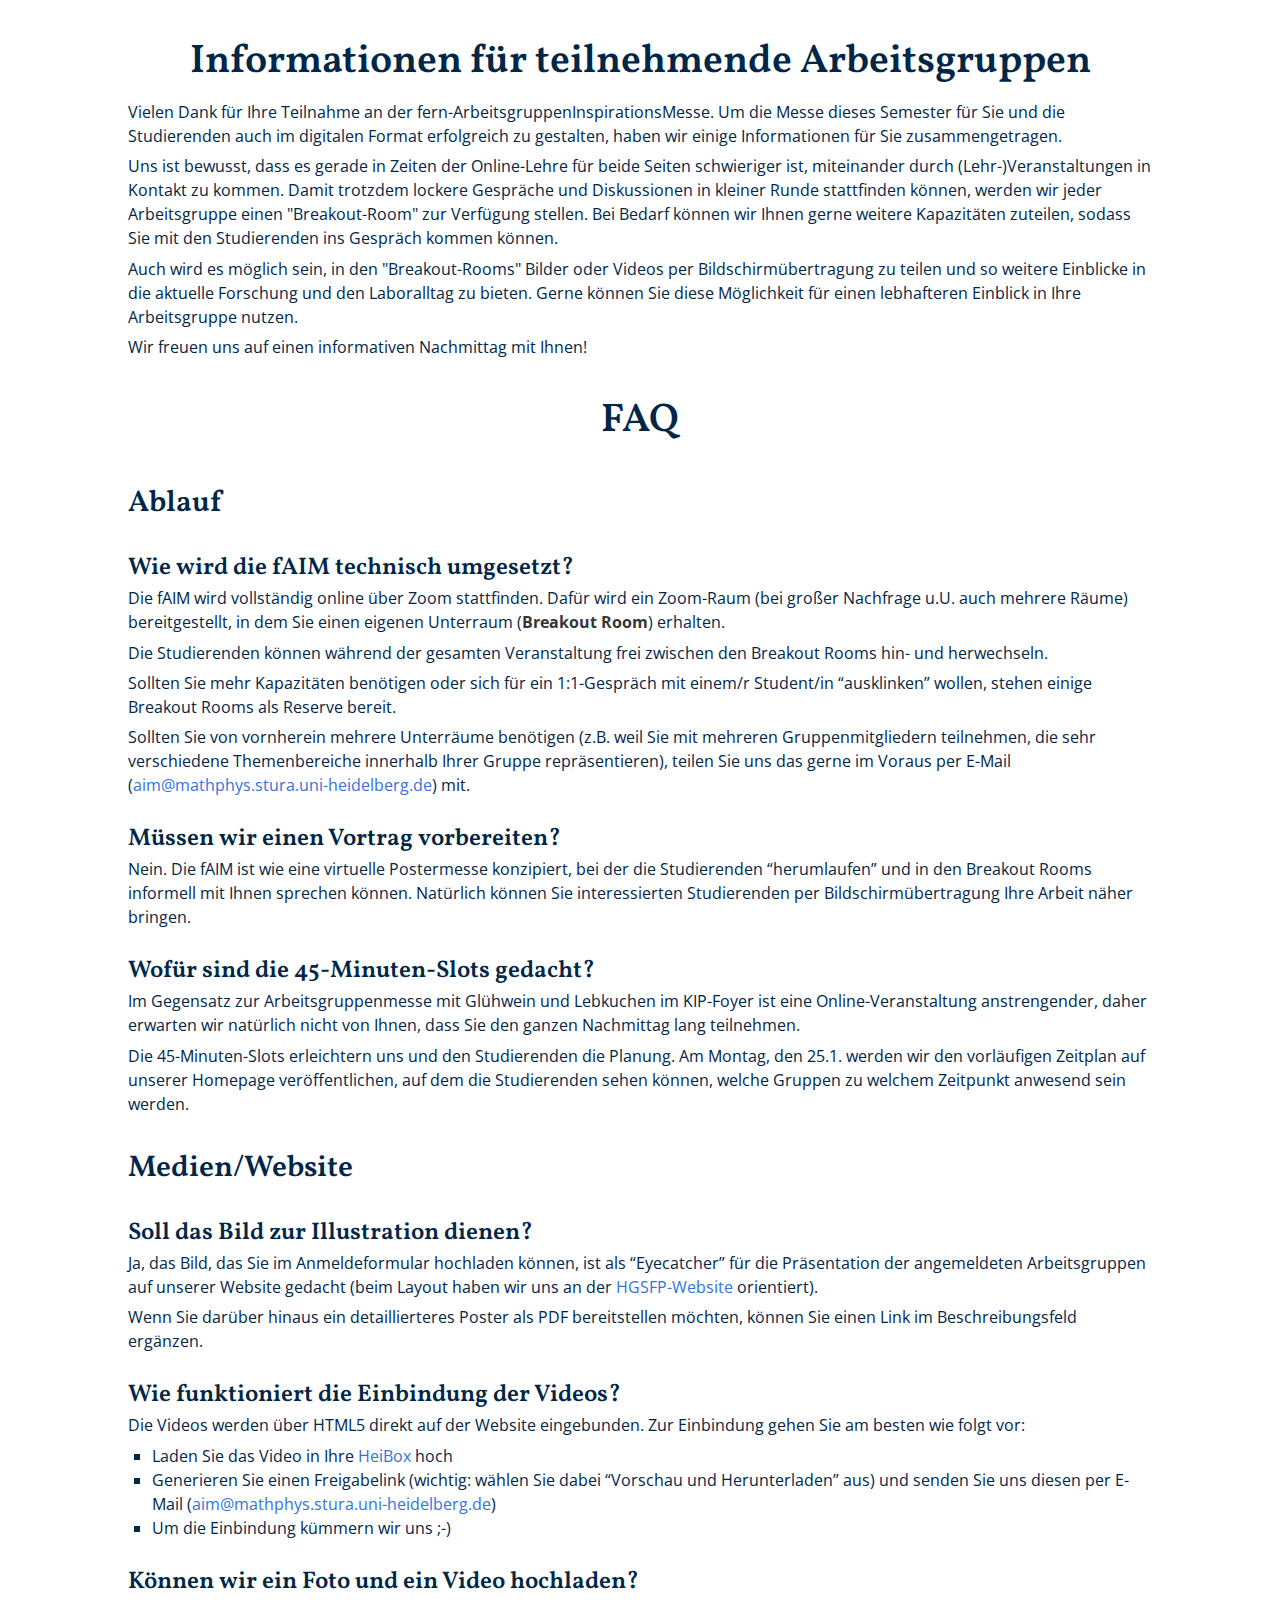
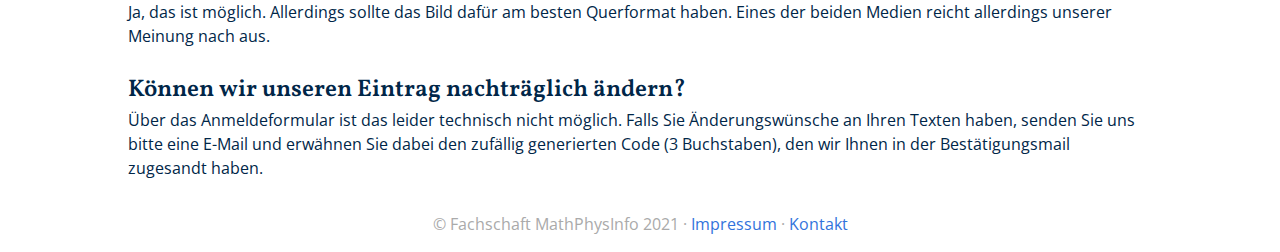
<file: arbeitsgruppen.html>
<!DOCTYPE html>
<html>
<head>
    <meta charset="UTF-8" />
    <meta name="viewport" content="width=device-width,initial-scale=1" />
    <title>AIM &middot; Fachschaft MathPhysInfo</title>
    <script src="jquery-3.5.1.min.js"></script>
    <link rel="icon" type="image/png" href="favicon.png" />
    <link rel="stylesheet" href="bulma-0.9.1.min.css">
    <link rel="stylesheet" href="styles.css">
    <style>
    #ag-faq {
        margin-bottom: 2em;
    }
    #ag-teaser {
        margin-bottom: 2em;
    }
    h1 {
        text-align: center;
    }
    h2 {
        margin-top: 1em;
    }
    h3 {
        margin-top: 1em;
    }
    ul {
        list-style-type: square;
        margin-left: 1.5em;
    }
    </style>
</head>
<body>
<div id="page-content">
    <h1>Informationen für teilnehmende Arbeitsgruppen</h1>
    <div class="is-full" id="ag-teaser">
        <p>Vielen Dank für Ihre Teilnahme an der fern-Arbeitsgruppen&shy;Inspirations&shy;Messe. Um die Messe dieses Semester für Sie und die Studierenden auch im digitalen Format erfolgreich zu gestalten, haben wir einige Informationen für Sie zusammengetragen.</p>

        <p>Uns ist bewusst, dass es gerade in Zeiten der Online-Lehre für beide Seiten schwieriger ist, miteinander durch (Lehr-)Veranstaltungen in Kontakt zu kommen. Damit trotzdem lockere Gespräche und Diskussionen in kleiner Runde stattfinden können, werden wir jeder Arbeitsgruppe einen "Breakout-Room" zur Verfügung stellen. Bei Bedarf können wir Ihnen gerne weitere Kapazitäten zuteilen, sodass Sie mit den Studierenden ins Gespräch kommen können. </p>

        <p>Auch wird es möglich sein, in den "Breakout-Rooms" Bilder oder Videos per Bildschirmübertragung zu teilen und so weitere Einblicke in die aktuelle Forschung und den Laboralltag zu bieten. Gerne können Sie diese Möglichkeit für einen lebhafteren Einblick in Ihre Arbeitsgruppe nutzen. </p>

        <p>Wir freuen uns auf einen informativen Nachmittag mit Ihnen!</p>
    </div>
    <div class="is-full" id="ag-faq">
        <h1>FAQ</h1>
        
        <h2 id="Ablauf">Ablauf</h2>
        <h3 id="Wie-wird-die-fAIM-technisch-umgesetzt">Wie wird die fAIM technisch umgesetzt?</h3>
        <p>Die fAIM wird vollständig online über Zoom stattfinden. Dafür wird ein Zoom-Raum (bei großer Nachfrage u.U. auch mehrere Räume) bereitgestellt, in dem Sie einen eigenen Unterraum (<strong>Breakout Room</strong>) erhalten.</p><p>Die Studierenden können während der gesamten Veranstaltung frei zwischen den Breakout Rooms hin- und herwechseln.</p><p>Sollten Sie mehr Kapazitäten benötigen oder sich für ein 1:1-Gespräch mit einem/r Student/in “ausklinken” wollen, stehen einige Breakout Rooms als Reserve bereit.</p><p>Sollten Sie von vornherein mehrere Unterräume benötigen (z.B. weil Sie mit mehreren Gruppenmitgliedern teilnehmen, die sehr verschiedene Themenbereiche innerhalb Ihrer Gruppe repräsentieren), teilen Sie uns das gerne im Voraus per E-Mail (<a href="mailto:aim@mathphys.stura.uni-heidelberg.de">aim@mathphys.stura.uni-heidelberg.de</a>) mit.</p>
        
        <h3 id="Müssen-wir-einen-Vortrag-vorbereiten">Müssen wir einen Vortrag vorbereiten?</h3>
        <p>Nein. Die fAIM ist wie eine virtuelle Postermesse konzipiert, bei der die Studierenden “herumlaufen” und in den Breakout Rooms informell mit Ihnen sprechen können. Natürlich können Sie interessierten Studierenden per Bildschirmübertragung Ihre Arbeit näher bringen.</p>
        
        <h3 id="Wofür-sind-die-45-Minuten-Slots-gedacht">Wofür sind die 45-Minuten-Slots gedacht?</h3>
        <p>Im Gegensatz zur Arbeitsgruppenmesse mit Glühwein und Lebkuchen im KIP-Foyer ist eine Online-Veranstaltung anstrengender, daher erwarten wir natürlich nicht von Ihnen, dass Sie den ganzen Nachmittag lang teilnehmen.</p><p>Die 45-Minuten-Slots erleichtern uns und den Studierenden die Planung. Am Montag, den 25.1. werden wir den vorläufigen Zeitplan auf unserer Homepage veröffentlichen, auf dem die Studierenden sehen können, welche Gruppen zu welchem Zeitpunkt anwesend sein werden.</p>
        
        <h2 id="MedienWebsite">Medien/Website</h2>
        <h3 id="Soll-das-Bild-zur-Illustration-dienen">Soll das Bild zur Illustration dienen?</h3>
        <p>Ja, das Bild, das Sie im Anmeldeformular hochladen können, ist als “Eyecatcher” für die Präsentation der angemeldeten Arbeitsgruppen auf unserer Website gedacht (beim Layout haben wir uns an der <a href="https://hgsfp.uni-heidelberg.de/?SUB=RSF" target="hgsfp">HGSFP-Website</a> orientiert).</p><p>Wenn Sie darüber hinaus ein detaillierteres Poster als PDF bereitstellen möchten, können Sie einen Link im Beschreibungsfeld ergänzen.</p>
        
        <h3 id="Wie-funktioniert-die-Einbindung-der-Videos">Wie funktioniert die Einbindung der Videos?</h3>
        <p>Die Videos werden über HTML5 direkt auf der Website eingebunden. Zur Einbindung gehen Sie am besten wie folgt vor:
        <ul>
        <li>Laden Sie das Video in Ihre <a href="https://heibox.uni-heidelberg.de/" target="_blank" rel="noopener">HeiBox</a> hoch</li>
        <li>Generieren Sie einen Freigabelink (wichtig: wählen Sie dabei “Vorschau und Herunterladen” aus) und senden Sie uns diesen per E-Mail (<a href="mailto:aim@mathphys.stura.uni-heidelberg.de" target="_blank" rel="noopener">aim@mathphys.stura.uni-heidelberg.de</a>)</li>
        <li>Um die Einbindung kümmern wir uns ;-)</li>
        </ul></p>
        
        <h3 id="Können-wir-ein-Foto-und-ein-Video-hochladen">Können wir ein Foto und ein Video hochladen?</h3>
        <p>Ja, das ist möglich. Allerdings sollte das Bild dafür am besten Querformat haben. Eines der beiden Medien reicht allerdings unserer Meinung nach aus.</p>
        
        <h3 id="Können-wir-unseren-Eintrag-nachträglich-ändern">Können wir unseren Eintrag nachträglich ändern?</h3>
        <p>Über das Anmeldeformular ist das leider technisch nicht möglich. Falls Sie Änderungswünsche an Ihren Texten haben, senden Sie uns bitte eine E-Mail und erwähnen Sie dabei den zufällig generierten Code (3 Buchstaben), den wir Ihnen in der Bestätigungsmail zugesandt haben.</p>
    </div>

    <div class="is-full" id="textfoot">
        <p>&copy; Fachschaft MathPhysInfo 2021 &middot; <a href="impressum.html">Impressum</a> &middot; <a href="mailto:aim@mathphys.stura.uni-heidelberg.de">Kontakt</a></p>
    </div> <!--- Braucht man das div? Sonst kann der Absatz doch weg -->
</div>
</body>
</html>
</file>
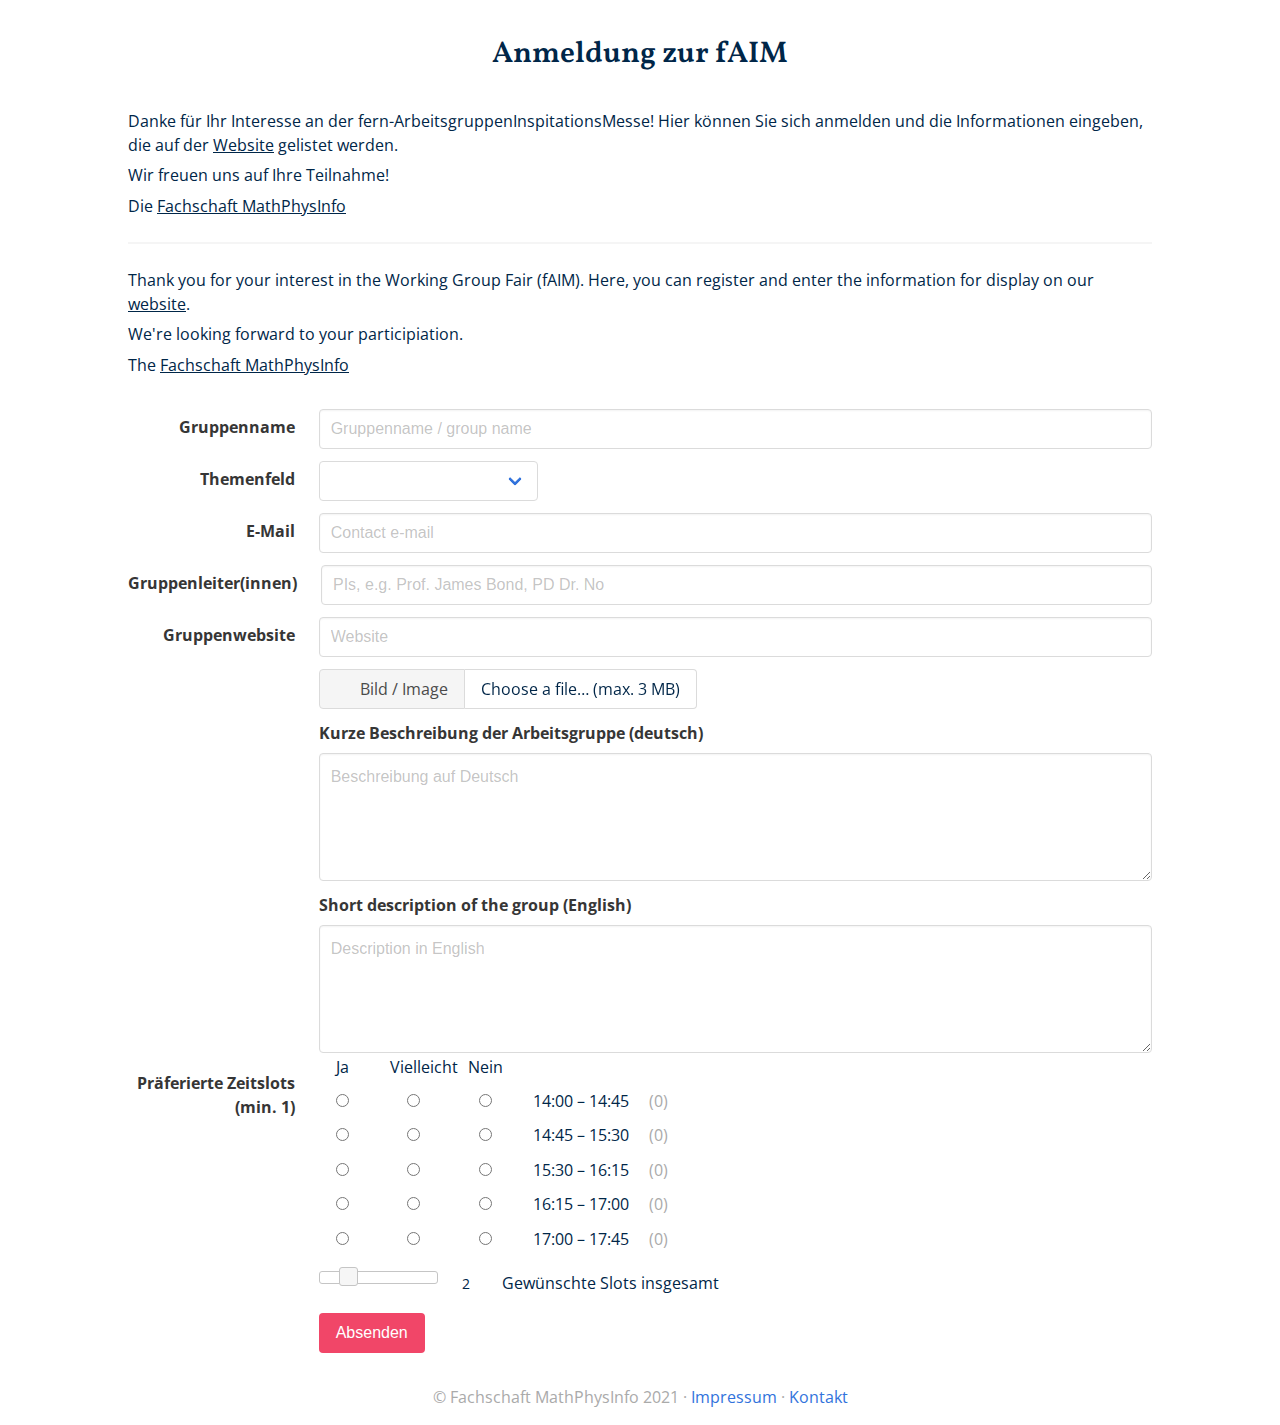
<file: form.html>
<!DOCTYPE html>
<html>
<head>
    <meta charset="UTF-8" />
    <meta name="viewport" content="width=device-width,initial-scale=1" />
    <title>Anmeldung &middot; fAIM</title>
    <script src="jquery-3.5.1.min.js"></script>
    <script src="jquery-ui-1.12.1.js"></script>
    <link rel="icon" type="image/png" href="favicon.png" />
    <link rel="stylesheet" href="bulma-0.9.1.min.css">
    <link rel="stylesheet" href="jquery-ui.css">
    <link rel="stylesheet" href="styles.css">
    <style type="text/css">
    #total-form {
        margin-top: 2em;
        margin-bottom: 2em;
    }

    .time-cols div {
        padding-top: 2px;
        padding-bottom: 2px;
    }

    #sliderval {
        font-size: 0.9em;
        padding-right: 2em;
    }
    .particips {
        color: #aaaaaa;
        padding-left: 1em;
    }
    </style>
    <script>
    function fieldOptions() {
    $.getJSON( "fields.json", function( data ) {
        var items = [];
        $.each( data.fields, function( key, obj ) {
            $( "#select-field" ).append( "<option value='" + key + "'>" + obj.name.de + "</option>" );
        });
        //$( "<div/>", { html: items.join( "" ) }).appendTo( "#fields" );
    });
    }

    // Get ID (token) from URL
    function getID() {
        var url = window.location.href;
        var match1 = url.match(/\?token\=[A-Za-z0-9]+/gi);
        if (match1 == null) {
            match1 = url.match(/\&token\=[A-Za-z0-9]+/gi);
        }

        if (match1 != null) {
            match1 = match1[0];
            var id = match1.replace(/(\&|\?)token\=/gi,'');
            return id;
        }
        else {
            return null;
        }
    }

    // Check whether token is valid
    function checkID(id, data) {
        var rstrs = data.split('\n');
        var res = rstrs.find(function(rstrs) {
            return rstrs == id;
        });
        if (res == undefined) {
            // ID not found
            $( '#total-form' ).html('<p>Falscher Token oder Token bereits genutzt – bitte wenden Sie sich an <a href="mailto:fachschaft@mathphys.stura.uni-heidelberg.de">fachschaft@mathphys.stura.uni-heidelberg.de</a>, um bei Bedarf einen neuen zu erhalten.</p>')
        }
    }

    var useTokens = false;
    if (useTokens) {
        $( document ).ready(function() {
            var id = getID();
            $.get('r_strings.txt', function(data) {
                checkID(id,data);
            });

            $('#token').attr('value', id);
        });
    }

    $("#image-upload").change(function(){
        //alert(this.files[0].name);
        $("#image-name").text(this.files[0].name);
    });

    $( function() {
        $( "#slider" ).slider({
            min: 1,
            max: 5,
            value: 2,
            slide: function( event, ui ) {
                $( "#sliderval" ).text( ui.value );
                $( "#nslots" ).attr('value', ui.value);
            }
        });
    });

    // Get number of dates selected by other groups
    function getTimes(data, fieldID) {
        var times=[0,0,0,0,0];
        // get properties from JSON file
        $.each( data.groups, function( key, obj ) {
            if (obj.field == fieldID) {
                if (obj.hasOwnProperty("times")){
                    var i = 0;
                    obj.times.forEach(function(val) {
                        if (val==1) {
                            times[i]++;
                        }
                        i++;
                    });
                }
            }
        });
        return times;
    }

    </script>
</head>
<body>
<div id="page-content">
<!-- Header -->
<div id="header">
    <div id="title" class="aim-title">
        <h2>Anmeldung zur fAIM</h2>
    </div>
    <div id="welcome">
        <p>Danke für Ihr Interesse an der fern-ArbeitsgruppenInspitationsMesse! Hier können Sie sich anmelden und die Informationen eingeben, die auf der <a href="index.html">Website</a> gelistet werden.</p>
        <p>Wir freuen uns auf Ihre Teilnahme!</p> <p>Die <a href="https://mathphys.info">Fachschaft MathPhysInfo</a></p>
        <hr />
        <p>Thank you for your interest in the Working Group Fair (fAIM). Here, you can register and enter the information for display on our <a href="index.html">website</a>.</p>
        <p>We're looking forward to your participiation.</p> <p>The <a href="https://mathphys.stura.uni-heidelberg.de/w/en/welcome-at-the-students-council/">Fachschaft MathPhysInfo</a></p>
    </div>
</div>
<!-- Overview of reasearch fields -->
<form action="form_submit.php" method="post" id="main-form" enctype="multipart/form-data">
<div id="total-form">
    <div class="field is-horizontal">
        <div class="field-label is-normal">
            <label class="label">Gruppenname</label>
        </div>
        <div class="field-body">
            <div class="field">
                <div class="control">
                    <input class="input" type="text" placeholder="Gruppenname / group name" name="name" required>
                </div>
            </div>
        </div>
    </div>

    <div class="field is-horizontal">
        <div class="field-label is-normal">
            <label class="label">Themenfeld</label>
        </div>
        <div class="field-body">
            <div class="field">
                <div class="control">
                    <div class="select">
                        <select id="select-field" name="field" required>
                            <option></option>
                            <script>fieldOptions();</script>
                        </select>
                    </div>
                </div>
            </div>
        </div>
    </div>
    <script>
    $( "#select-field" ).change(function() {
        var fieldID = $( "#select-field option:selected" ).val();
        //alert(fieldID);
        $.getJSON( "groups_stub.json", function( data ) {
            var times = getTimes(data,fieldID);
            $( ".particips" ).each(function( index ) {
                $( this ).text("("+times[index]+")");
                //console.log( index + ": " + $( this ).text() );
            });
        });
    });
    </script>

    <div class="field is-horizontal">
        <div class="field-label is-normal">
            <label class="label">E-Mail</label>
        </div>
        <div class="field-body">
            <div class="field">
                <div class="control">
                    <input class="input" type="text" placeholder="Contact e-mail" name="contact" required>
                </div>
            </div>
        </div>
    </div>

    <div class="field is-horizontal">
        <div class="field-label is-normal">
            <label class="label">Gruppenleiter(innen)</label>
        </div>
        <div class="field-body">
            <div class="field">
                <div class="control">
                    <input class="input" type="text" placeholder="PIs, e.g. Prof. James Bond, PD Dr. No" name="profs" required>
                </div>
            </div>
        </div>
    </div>

    <div class="field is-horizontal">
        <div class="field-label is-normal">
            <label class="label">Gruppenwebsite</label>
        </div>
        <div class="field-body">
            <div class="field">
                <div class="control">
                    <input class="input" type="text" placeholder="Website" name="website">
                </div>
            </div>
        </div>
    </div>
      
      <div class="field is-horizontal">
        <div class="field-label">
          <!-- Left empty for spacing -->
        </div>
        <div class="field-body">
          <div class="field">
            <div class="file has-name">
                <label class="file-label" id="image-upload">
                  <input class="file-input" type="file" name="fileToUpload">
                  <span class="file-cta">
                    <span class="file-icon">
                      <i class="fas fa-upload"></i>
                    </span>
                    <span class="file-label">
                      Bild / Image
                    </span>
                  </span>
                  <span class="file-name" id="image-name">
                    Choose a file… (max. 3 MB)
                  </span>
                </label>
              </div>
          </div>
        </div>
      </div>

      <div class="field is-horizontal">
        <div class="field-label"></div>
        <div class="field-body">
            <div class="field">
                <label class="label">Kurze Beschreibung der Arbeitsgruppe (deutsch)</label>
                <div class="control">
                    <textarea class="textarea" placeholder="Beschreibung auf Deutsch" name="desc-de"></textarea>
                </div>
            </div>
        </div>
    </div>

    <div class="field is-horizontal">
        <div class="field-label"></div>
        <div class="field-body">
            <div class="field">
                <label class="label">Short description of the group (English)</label>
                <div class="control">
                    <textarea class="textarea" placeholder="Description in English" name="desc-en"></textarea>
                </div>
            </div>
        </div>
    </div>

    <div class="field is-horizontal">
        <div class="field-label is-normal">
            <label class="label">Präferierte Zeitslots<br />(min. 1)</label>
        </div>
        <div class="field-body">
            <div class="field">
                <div class="control">
                    <div class="columns time-cols">
                        <div class="column is-1-desktop is-2-mobile has-text-centered"><p>Ja</p></div>
                        <div class="column is-1-desktop is-2-mobile has-text-centered"><p>Vielleicht</p></div>
                        <div class="column is-1-desktop is-2-mobile has-text-centered"><p>Nein</p></div>
                        <div class="column"></div>
                    </div>
                    <div class="columns time-cols">
                        <div class="column is-1-desktop is-2-mobile has-text-centered"><input type="radio" name="time1" value="1" required></div>
                        <div class="column is-1-desktop is-2-mobile has-text-centered"><p><input type="radio" name="time1" value="2"></p></div>
                        <div class="column is-1-desktop is-2-mobile has-text-centered"><input type="radio" name="time1" value="0"></div>
                        <div class="column"><p>14:00 &ndash; 14:45 <span class="particips">(0)</span></p></div>
                    </div>
                    <div class="columns time-cols">
                        <div class="column is-1-desktop is-2-mobile has-text-centered"><input type="radio" name="time2" value="1" required></div>
                        <div class="column is-1-desktop is-2-mobile has-text-centered"><p><input type="radio" name="time2" value="2"></p></div>
                        <div class="column is-1-desktop is-2-mobile has-text-centered"><input type="radio" name="time2" value="0"></div>
                        <div class="column"><p>14:45 &ndash; 15:30 <span class="particips">(0)</span></p></div>
                    </div>
                    <div class="columns time-cols">
                        <div class="column is-1-desktop is-2-mobile has-text-centered"><input type="radio" name="time3" value="1" required></div>
                        <div class="column is-1-desktop is-2-mobile has-text-centered"><p><input type="radio" name="time3" value="2"></p></div>
                        <div class="column is-1-desktop is-2-mobile has-text-centered"><input type="radio" name="time3" value="0"></div>
                        <div class="column"><p>15:30 &ndash; 16:15 <span class="particips">(0)</span></p></div>
                    </div>
                    <div class="columns time-cols">
                        <div class="column is-1-desktop is-2-mobile has-text-centered"><input type="radio" name="time4" value="1" required></div>
                        <div class="column is-1-desktop is-2-mobile has-text-centered"><p><input type="radio" name="time4" value="2"></p></div>
                        <div class="column is-1-desktop is-2-mobile has-text-centered"><input type="radio" name="time4" value="0"></div>
                        <div class="column"><p>16:15 &ndash; 17:00 <span class="particips">(0)</span></p></div>
                    </div>
                    <div class="columns time-cols">
                        <div class="column is-1-desktop is-2-mobile has-text-centered"><input type="radio" name="time5" value="1" required></div>
                        <div class="column is-1-desktop is-2-mobile has-text-centered"><p><input type="radio" name="time5" value="2"></p></div>
                        <div class="column is-1-desktop is-2-mobile has-text-centered"><input type="radio" name="time5" value="0"></div>
                        <div class="column"><p>17:00 &ndash; 17:45 <span class="particips">(0)</span></p></div>
                    </div>
                    <div class="columns">
                        <div class="column is-2-desktop is-6-mobile has-text-centered"><div id="slider"></div> </div>
                        <!-- <div class="column is-1-desktop is-1-mobile has-text-centered"><input class="input is-small" type="text" id="sliderval" value="1" size="1" readonly></div> -->
                        <div class="column"><p><span id="sliderval">2</span> Gewünschte Slots insgesamt</p></div>
                        <input name="nslots" type="hidden" id="nslots" value="2">
                    </div>
                </div>
            </div>
        </div>
    </div>

    <div class="field is-horizontal">
        <div class="field-label"></div>
        <div class="field-body">
            <div class="field">
                <div class="control">
                    <button class="button is-danger">Absenden</button>
                </div>
            </div>
        </div>
    </div>

    <input name="token" type="hidden" id="token">
</div>
</form>
    <div class="is-full" id="textfoot">
        <p>&copy; Fachschaft MathPhysInfo 2021 &middot; <a href="impressum.html">Impressum</a> &middot; <a href="mailto:aim@mathphys.stura.uni-heidelberg.de">Kontakt</a></p>
    </div>
</div>
</body>
</html>
</file>
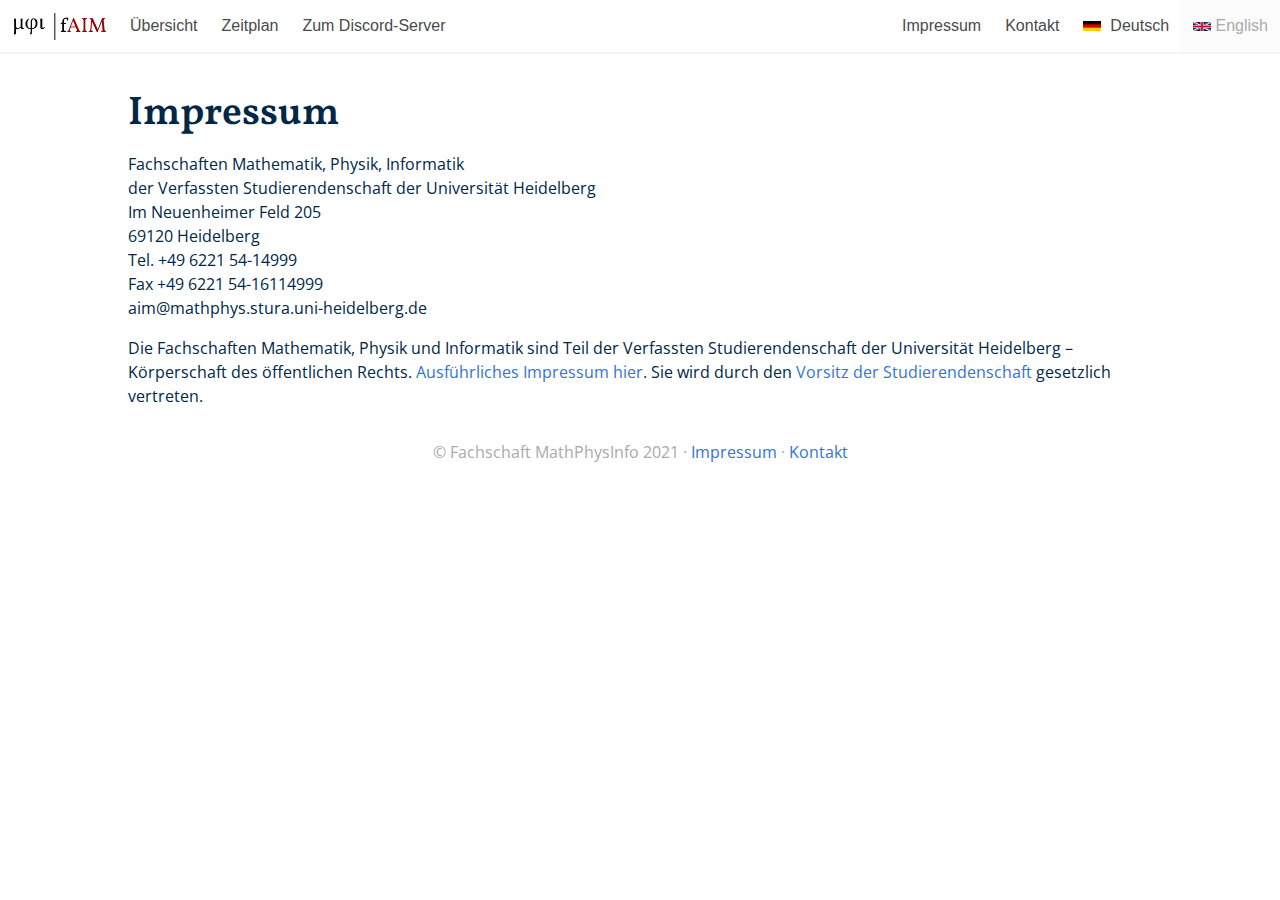
<file: impressum.html>
<!DOCTYPE html>
<html>
<head>
    <meta charset="UTF-8" />
    <meta name="viewport" content="width=device-width,initial-scale=1" />
    <title>fAIM &middot; Fachschaft MathPhysInfo</title>
    <script src="jquery-3.5.1.min.js"></script>
    <style>
    #impressum {
        margin-bottom: 2em;
    }
    #impress-1 {
        margin-bottom: 1em;
    }
    #lang-en {
        background-color:#fcfcfc;
    }
    #fadeout-en {
        color:#aaaaaa;
    }
    </style>
    <link rel="icon" type="image/png" href="favicon.png" />
    <link rel="stylesheet" href="bulma-0.9.1.min.css">
    <link rel="stylesheet" href="styles.css">
</head>
<body>
<!-- Navigation bar -->
<nav class="navbar has-shadow" role="navigation" aria-label="main navigation" id="navb">
    <div class="navbar-brand">
        <a class="navbar-item" href="https://aim.mathphys.info/">
        <img src="weblogo.png">
        </a>
    
        <a role="button" class="navbar-burger" aria-label="menu" aria-expanded="false" data-target="faim-navbar-menu">
            <span aria-hidden="true"></span>
            <span aria-hidden="true"></span>
            <span aria-hidden="true"></span>
        </a>
    </div>
    
    <div id="faim-navbar-menu" class="navbar-menu is-fixed">
        <div class="navbar-start">
        <a class="navbar-item is-secondary" href="index.html">
            Übersicht
        </a>
        <a class="navbar-item is-secondary" href="zeitplan.html">
            Zeitplan
        </a>
        <a class="navbar-item is-secondary" href="discord.php">
            Zum Discord-Server
        </a>
        </div>
    
        <div class="navbar-end">
        <a class="navbar-item is-secondary" href="impressum.html">
            Impressum
        </a>
        <a class="navbar-item is-secondary" href="kontakt.html">
            Kontakt
        </a>
        <a class="navbar-item is-secondary" id="lang-de">
            <img src="de.svg" width="18px" /> &nbsp; Deutsch
        </a>
        <a class="navbar-item is-secondary" id="lang-en">
            <img src="en.svg" width="18px" /> &nbsp; <span id="fadeout-en">English</span>
        </a>
        </div>
    </div>
</nav>

<script>
    $('.navbar-burger').click(function() {
        $('#faim-navbar-menu, .navbar-burger').toggleClass('is-active');
    });
</script>

<div id="page-content">
    <h1>Impressum</h1>
    <div class="is-full" id="impressum">
        <p id="impress-1">Fachschaften Mathematik, Physik, Informatik<br />
        der Verfassten Studierendenschaft der Universität Heidelberg<br />
        Im Neuenheimer Feld 205<br />
        69120 Heidelberg<br />
        Tel. +49 6221 54-14999<br />
        Fax +49 6221 54-16114999<br />
        aim@mathphys.stura.uni-heidelberg.de</p>

        <p>Die Fachschaften Mathematik, Physik und Informatik sind Teil der Verfassten Studierendenschaft der Universität Heidelberg – Körperschaft des öffentlichen Rechts. <a href="https://www.stura.uni-heidelberg.de/impressum/">Ausführliches Impressum hier</a>. Sie wird durch den <a href="https://www.stura.uni-heidelberg.de/vs-strukturen/referatekonferenz-refkonf/vorsitz/">Vorsitz der Studierendenschaft</a> gesetzlich vertreten.</p>
    </div>
    <div class="is-full" id="textfoot">
        <p>&copy; Fachschaft MathPhysInfo 2021 &middot; <a href="impressum.html">Impressum</a> &middot; <a href="kontakt.html">Kontakt</a></p>
    </div>
</div>
</body>
</html>
</file>
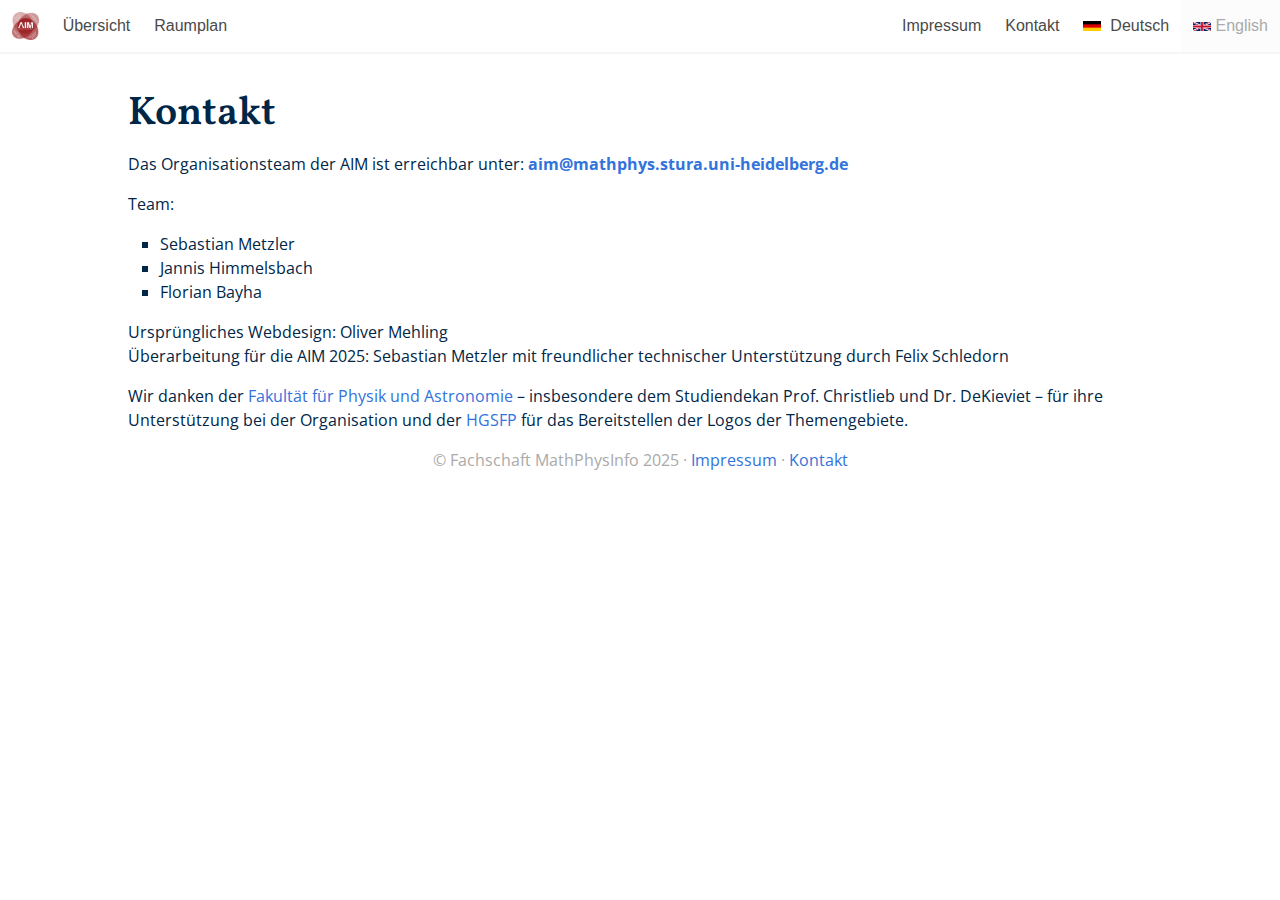
<file: kontakt.html>
<!DOCTYPE html>
<html>
<head>
    <meta charset="UTF-8" />
    <meta name="viewport" content="width=device-width,initial-scale=1" />
    <meta name="robots" content="noindex,nofollow" />
    <title>AIM &middot; Fachschaft MathPhysInfo</title>
    <script src="jquery-3.5.1.min.js"></script>
    <style>
    #kontakt {
        margin-bottom: 1em;
    }
    #kontakt p {
        margin-bottom: 1em;
    }
    ul#team {
        list-style: square;
        padding-left: 2em;
    }
    #lang-en {
        background-color:#fcfcfc;
    }
    #fadeout-en {
        color:#aaaaaa;
    }
    </style>
    <link rel="icon" type="image/png" href="favicon.png" />
    <link rel="stylesheet" href="bulma-0.9.1.min.css">
    <link rel="stylesheet" href="styles.css">
</head>
<body>
<!-- Navigation bar -->
<nav class="navbar has-shadow" role="navigation" aria-label="main navigation" id="navb">
    <div class="navbar-brand">
        <a class="navbar-item" href="https://aim.mathphys.info/">
        <img src="weblogo.jpg">
        </a>
    
        <a role="button" class="navbar-burger" aria-label="menu" aria-expanded="false" data-target="faim-navbar-menu">
            <span aria-hidden="true"></span>
            <span aria-hidden="true"></span>
            <span aria-hidden="true"></span>
        </a>
    </div>
    
    <div id="faim-navbar-menu" class="navbar-menu is-fixed">
        <div class="navbar-start">
        <a class="navbar-item is-secondary" href="index.html">
            Übersicht
        </a>
        <a class="navbar-item is-secondary" href="raumplan.html">
            Raumplan
        </a>
        </div>
    
        <div class="navbar-end">
        <a class="navbar-item is-secondary" href="impressum.html">
            Impressum
        </a>
        <a class="navbar-item is-secondary" href="kontakt.html">
            Kontakt
        </a>
        <a class="navbar-item is-secondary" id="lang-de">
            <img src="de.svg" width="18px" /> &nbsp; Deutsch
        </a>
        <a class="navbar-item is-secondary" id="lang-en">
            <img src="en.svg" width="18px" /> &nbsp; <span id="fadeout-en">English</span>
        </a>
        </div>
    </div>
</nav>

<script>
    $('.navbar-burger').click(function() {
        $('#faim-navbar-menu, .navbar-burger').toggleClass('is-active');
    });

    $( "a#lang-de" ).click(function() {
        setLanguage("de");
    });
    $( "a#lang-en" ).click(function() {
        setLanguage("en");
    });
</script>

<div id="page-content">
    <h1>Kontakt</h1>
    <div class="is-full" id="kontakt">
        <p>Das Organisationsteam der AIM ist erreichbar unter: <strong><a href="mailto:aim@mathphys.stura.uni-heidelberg.de">aim@mathphys.stura.uni-heidelberg.de</a></strong></p>

        <p>Team:
            <ul id="team">
                <li>Sebastian Metzler</li>
                <li>Jannis Himmelsbach</li>
                <li>Florian Bayha</li>
            </ul>
        </p>

        <p>Ursprüngliches Webdesign: Oliver Mehling <br> Überarbeitung für die AIM 2025: Sebastian Metzler mit freundlicher technischer Unterstützung durch Felix Schledorn</p>

        <p>Wir danken der <a href="https://www.physik.uni-heidelberg.de/">Fakultät für Physik und Astronomie</a> &ndash; insbesondere dem Studiendekan Prof. Christlieb und Dr. DeKieviet &ndash; für ihre Unterstützung bei der Organisation und der <a href="https://hgsfp.uni-heidelberg.de/">HGSFP</a> für das Bereitstellen der Logos der Themengebiete.</p>
       </div>
    <div class="is-full" id="textfoot">
        <p>&copy; Fachschaft MathPhysInfo 2025 &middot; <a href="impressum.html">Impressum</a> &middot; <a href="kontakt.html">Kontakt</a></p>
    </div>
</div>
</body>
</html>
</file>
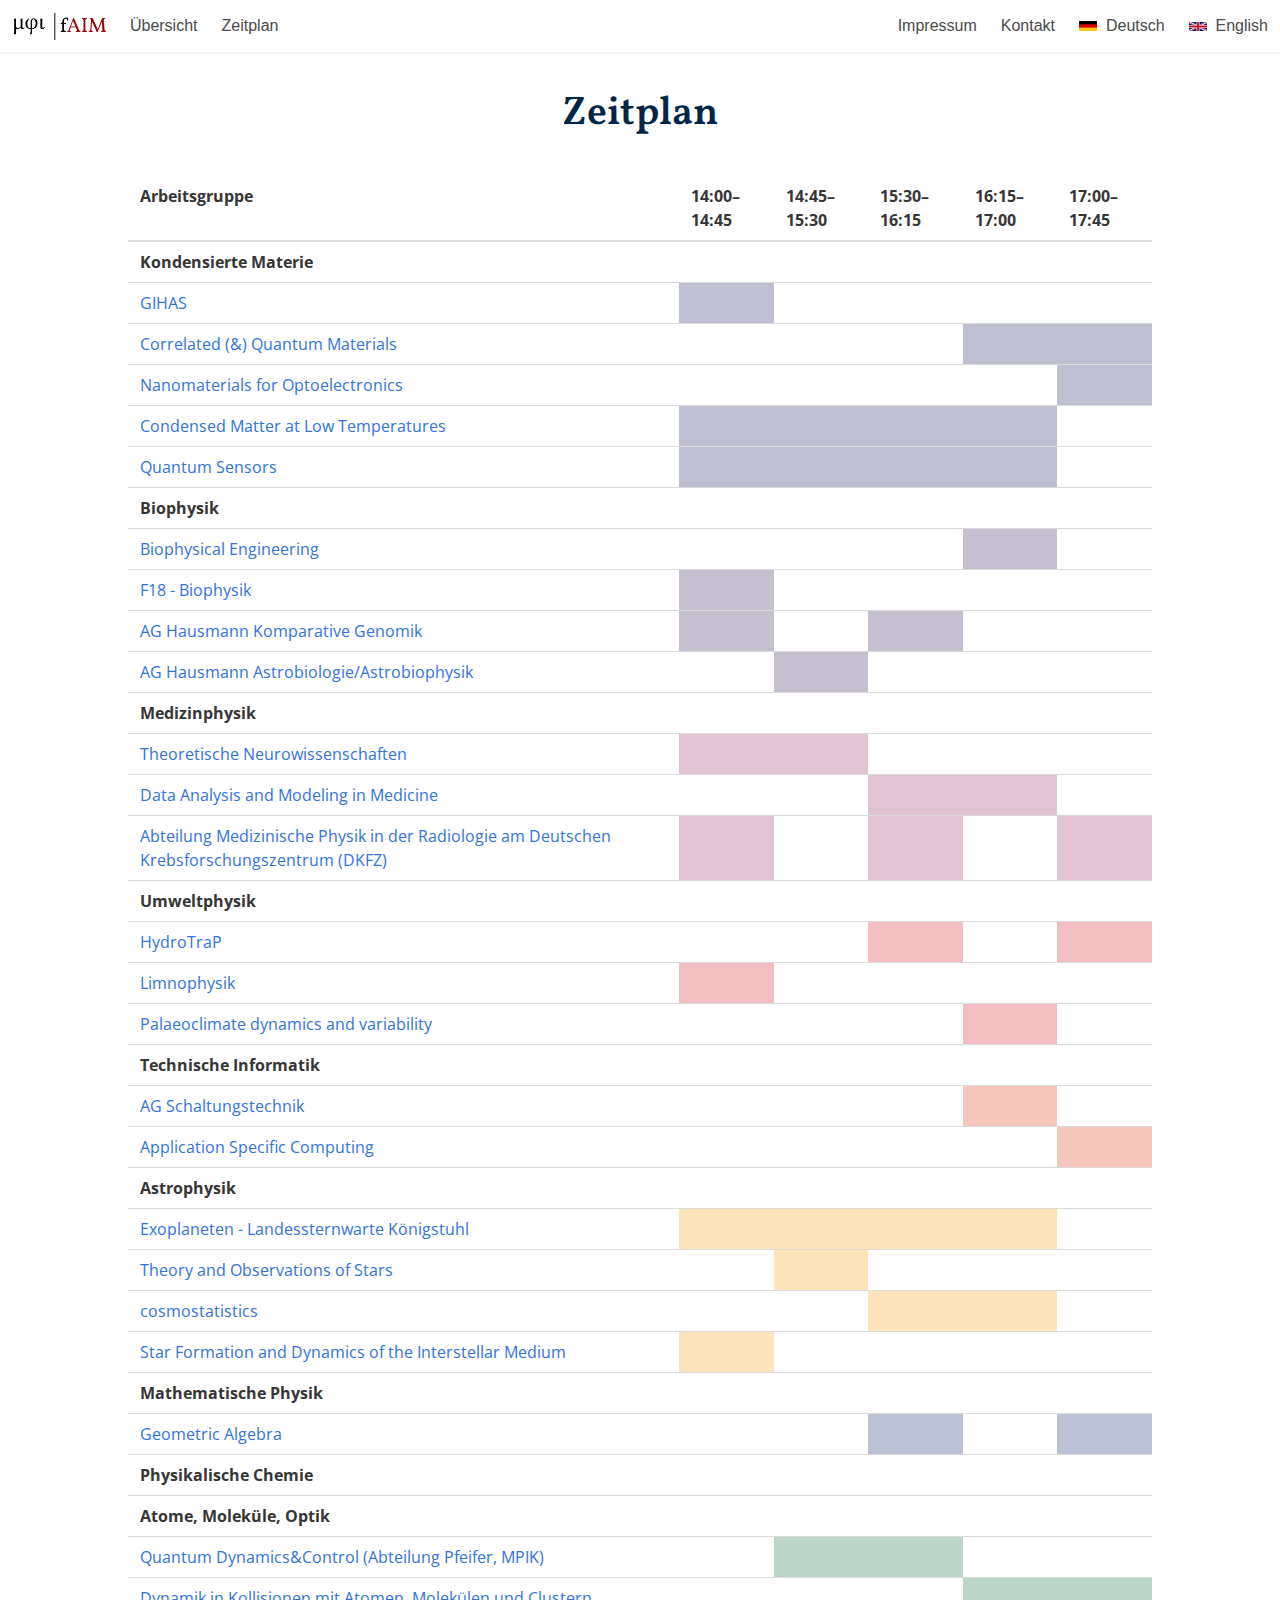
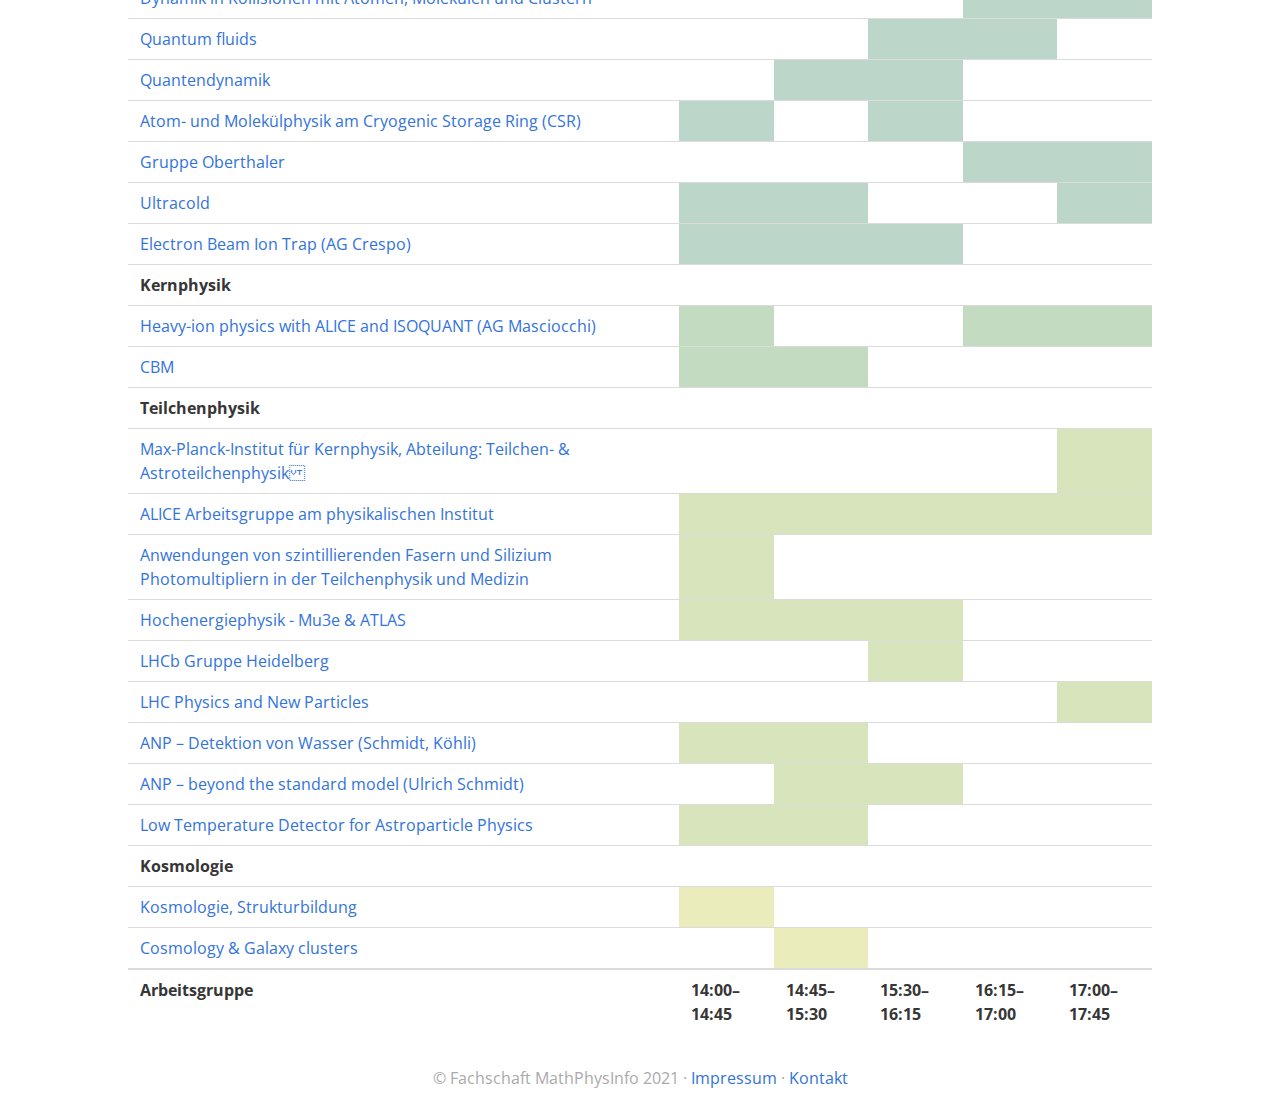
<file: zeitplan.html>
<!DOCTYPE html>
<html>
<head>
    <meta charset="UTF-8" />
    <meta name="viewport" content="width=device-width,initial-scale=1" />
    <title>fAIM &middot; Fachschaft MathPhysInfo</title>
    <script src="jquery-3.5.1.min.js"></script>
    <link rel="icon" type="image/png" href="favicon.png" />
    <link rel="stylesheet" href="bulma-0.9.1.min.css">
    <link rel="stylesheet" href="styles.css">
    <script>
    var DEFAULT_LANG = "de";
    var PAGE_LANG = DEFAULT_LANG;

    function fillSchedule(data,fieldID,fieldname,lang) {
        var items = [];
        items.push( "<tr><th colspan='6' class='schedule-head " + fieldID + "'>" + fieldname[lang] + "</th></tr>" );
        $.each( data, function( key, obj ) {
            if (obj.field == fieldID) {
                var tname;
                var tstatus;
                var td = '';
                for (var i=1; i<=5; i++) {
                    tname = 'time' + i;
                    tstatus = obj[tname];
                    td = td + "<td class='schedule-" + tstatus + " " + obj.field +  "'>&nbsp;&nbsp;</td>";
                }
                items.push( "<tr><td class='schedule-name'><a href='index.html#" + obj.id + "'>" + obj.name + "</a></td>" + td + "</tr>");
            }
        });
        $( '#schedule' ).append(items.join(""));
    }


    $( document ).ready(function() {
        $.getJSON( "gruppen-zeitslots.json", function( dataz ) {
            $.getJSON( "fields.json", function( data ) {
                $.each( data.fields, function( key, obj ) {
                    fillSchedule(dataz,key,obj.name,DEFAULT_LANG);
                });
            });
        });
        setTextLanguage(DEFAULT_LANG);
    });

    function setTextLanguage(lang) {
        if (lang == "de") {
            $( "#aim-welcome-en" ).css('display','none');
            $( "#aim-title-en" ).css('display','none');
            $( "#aim-welcome-de" ).css('display','block');
            $( "#aim-title-de" ).css('display','block');            
        } else if (lang == "en") {
            $( "#aim-welcome-de" ).css('display','none');
            $( "#aim-title-de" ).css('display','none');
            $( "#aim-welcome-en" ).css('display','block');
            $( "#aim-title-en" ).css('display','block');
        }
    }

    function setLanguage(lang) {
        setTextLanguage(lang);
        if (lang == "de") {
            $('.table-ag-label').text('Arbeitsgruppe');
        } else if (lang == "en") {
            $('.table-ag-label').text('Group name');
        }
        $.getJSON( "fields.json", function( data ) {
            $.each( data.fields, function( key, obj ) {
                $('.schedule-head.'+key).text(obj.name[lang]);
            });
        });
    }
    </script>
</head>
<body>
<!-- Navigation bar -->
<nav class="navbar has-shadow" role="navigation" aria-label="main navigation" id="navb">
    <div class="navbar-brand">
        <a class="navbar-item" href="https://aim.mathphys.info/">
        <img src="weblogo.png">
        </a>
    
        <a role="button" class="navbar-burger" aria-label="menu" aria-expanded="false" data-target="faim-navbar-menu">
            <span aria-hidden="true"></span>
            <span aria-hidden="true"></span>
            <span aria-hidden="true"></span>
        </a>
    </div>
    
    <div id="faim-navbar-menu" class="navbar-menu is-fixed">
        <div class="navbar-start">
        <a class="navbar-item is-secondary" href="index.html">
            Übersicht
        </a>
        <a class="navbar-item is-secondary" href="zeitplan.html">
            Zeitplan
        </a>
        </div>
    
        <div class="navbar-end">
        <a class="navbar-item is-secondary" href="impressum.html">
            Impressum
        </a>
        <a class="navbar-item is-secondary" href="kontakt.html">
            Kontakt
        </a>
        <a class="navbar-item is-secondary" id="lang-de">
            <img src="de.svg" width="18px" /> &nbsp; Deutsch
        </a>
        <a class="navbar-item is-secondary" id="lang-en">
            <img src="en.svg" width="18px" /> &nbsp; English
        </a>
        </div>
    </div>
</nav>

<script>
    $('.navbar-burger').click(function() {
        $('#faim-navbar-menu, .navbar-burger').toggleClass('is-active');
    });

    $( "a#lang-de" ).click(function() {
        setLanguage("de");
    });
    $( "a#lang-en" ).click(function() {
        setLanguage("en");
    });
</script>

<div id="page-content">
<!-- Header -->
<div id="header">
    <div id="aim-title-de" class="aim-title">
        <h1>Zeitplan</h1>
    </div>
    <div id="aim-title-en" class="aim-title">
        <h1>Schedule</h1>
    </div>
</div>
<!-- Schedule table -->
<div class="is-two-thirds-desktop" id="table-div">
    <table class="table is-hoverable">
        <thead>
          <tr>
            <th class="table-ag-label">Arbeitsgruppe</th>
            <th>14:00–14:45</th>
            <th>14:45–15:30</th>
            <th>15:30–16:15</th>
            <th>16:15–17:00</th>
            <th>17:00–17:45</th>
          </tr>
        </thead>
        <tfoot>
          <tr>
            <th class="table-ag-label">Arbeitsgruppe</th>
            <th>14:00–14:45</th>
            <th>14:45–15:30</th>
            <th>15:30–16:15</th>
            <th>16:15–17:00</th>
            <th>17:00–17:45</th>
          </tr>
        </tfoot>
        <tbody id="schedule">
        </tbody>
    </table>
</div>
<div id="aim-welcome-de"></div>
<div id="aim-welcome-en"></div>
<div style="margin-top:2em;"></div>
<div class="is-full" id="textfoot">
    <p>&copy; Fachschaft MathPhysInfo 2021 &middot; <a href="impressum.html">Impressum</a> &middot; <a href="kontakt.html">Kontakt</a></p>
</div>
</div>
</body>
</html>
</file>
<file: styles.css>
@import url('https://fonts.googleapis.com/css2?family=Open+Sans:wght@300;400;600&family=Vollkorn:wght@400;600&display=swap');
#page-content {
    font-family: 'Open Sans', sans-serif;
    margin: auto;
    color: #002648;
    margin-top: 2em;
}
@media (max-width: 768px) {
    #page-content { margin-left: 1.5em; margin-right: 1.5em; }
}
@media (min-width: 769px) {
    #page-content { width: 80%; max-width: 1280px; min-width: 720px; }
}

h1 {
    font-family: 'Vollkorn', serif;
    font-weight: 600;
    font-size: 40px;
    margin-bottom: 0.2em;
}
h2 {
    font-family: 'Vollkorn', serif;
    font-weight: 600;
    font-size: 30px;
    margin-bottom: 0.2em;
}
h3 {
    font-family: 'Vollkorn', serif;
    font-weight: 600;
    font-size: 24px;
}
p {
    margin-bottom: 0.4em;
}

#header a {
    color: #002648;
    text-decoration: underline;
}
#header a:hover {
    color: #a61916;
    text-decoration: none;
}
#lang-menu {
    text-align: center;
    margin-bottom: 1em;
}
#lang-menu a {
    color: #002648;
    text-decoration: none;
}
#lang-menu a:hover {
    color: #a61916;
}
.aim-title {
    text-align: center;
    margin-bottom: 2em;
}

.faq-divs {
    margin-bottom: 1em;
}

@media (min-width: 769px) {
    .faq-divs .field-cont { display: flex; align-items: baseline; }
}

#fields {
    margin-top: 3em;
    margin-bottom: 3em;
}
.icon-container {
    width: 132px;
    margin-left: 10px;
    margin-right: 10px;
}
div.field-icon {
    padding-left: 0px;
    padding-right: 0px;
    margin-left: 2em;
    margin-right: 2em;
    text-align: center;
    width: 152px;
}
.icon-desc {
    padding-top: 0.5em;
    padding-bottom: 0.5em;
    text-transform: uppercase;
    font-weight: 600;
}
.field-icon a {
    color: #002648;
    text-decoration: none;
}
.field-icon a:hover {
    color: #a61916;
}

.field-header {
    padding-bottom: 2em;
}

.group-item {
    font-family: 'Open Sans', sans-serif;
    border-bottom-width: 1px;
    border-bottom-color: #aaaaaa;
    border-bottom-style: solid;
    padding-bottom: 1.5em;
    margin-bottom: 3em;
}
.group-name {
    font-family: 'Vollkorn', serif;
    font-weight: 400;
    padding-top: 0.2em;
    padding-bottom: 1em;
}
.img-container {
    text-align: center;
}

@media (max-width: 768px) {
    .group-img { max-height: 350px; max-width: auto; }
}
@media (min-width: 769px) {
    .group-img { max-height: 350px; max-width: auto; }
}


#groups a {
    color: #002648;
    text-decoration: underline;
}
#groups a:hover {
    text-decoration: none;
    color: #a61916;
}

.upload-message {
    color: #aaaaaa;
}
#success-message {
    margin-bottom: 2em;
}

#textfoot {
    margin-bottom: 1em;
}
#textfoot p {
    text-align: center;
    color: #aaaaaa;
}

.schedule-1.CM {
    background-color: #bec0d2;
}
.schedule-1.BIO {
    background-color: #c5bfcf;
}
.schedule-1.MED {
    background-color: #e1c4d4;
}
.schedule-1.UP {
    background-color: #f2bec1;
}
.schedule-1.TI {
    background-color: #f5c7bc;
}
.schedule-1.AST {
    background-color: #fee4bc;
}
.schedule-1.MAT {
    background-color: #bcc2d6;
}
.schedule-1.COM {
    background-color: #bdcfe0;
}
.schedule-1.AMO {
    background-color: #bcd6ca;
}
.schedule-1.NUC {
    background-color: #c3dbc0;
}
.schedule-1.PP {
    background-color: #d8e4bc;
}
.schedule-1.COS {
    background-color: #eaecbc;
}
</file>
